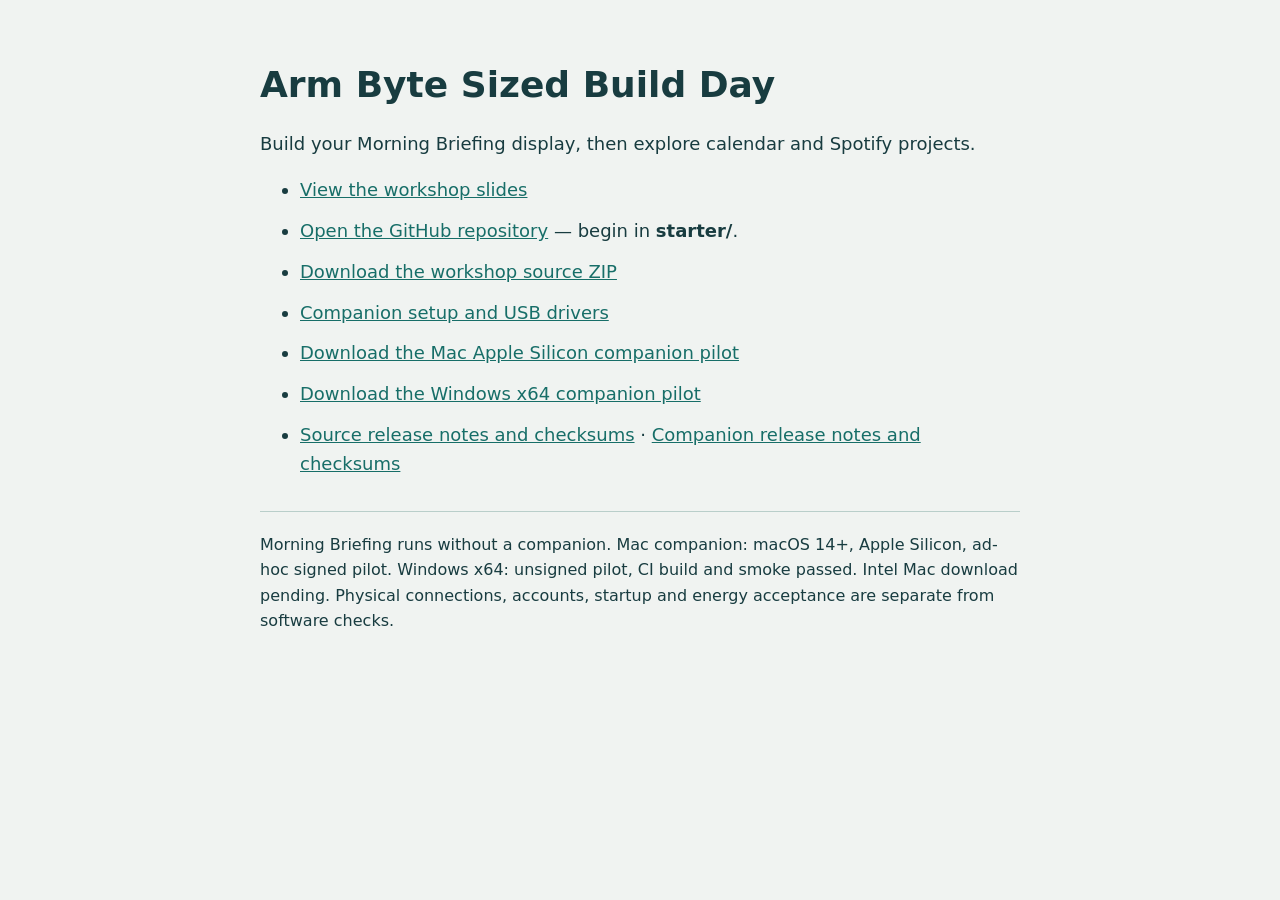
<file: docs/index.html>
<!doctype html><html lang="en"><head><meta charset="utf-8"><meta name="viewport" content="width=device-width,initial-scale=1"><title>Arm Byte Sized Build Day</title><style>body{max-width:760px;margin:64px auto;padding:0 24px;font:18px/1.6 system-ui;color:#183c40;background:#f0f3f1}h1{line-height:1.15}a{color:#176e68}li{margin:12px 0}.status{border-top:1px solid #b9ceca;margin-top:32px;padding-top:20px;font-size:16px}</style></head><body><main><h1>Arm Byte Sized Build Day</h1><p>Build your Morning Briefing display, then explore calendar and Spotify projects.</p><ul><li><a href="slides/CROWPANEL-INTRO.html">View the workshop slides</a></li><li><a href="https://github.com/nchatlani1/arm-byte-sized-build-day">Open the GitHub repository</a> — begin in <strong>starter/</strong>.</li><li><a href="https://github.com/nchatlani1/arm-byte-sized-build-day/releases/download/workshop-v0.1.1/CrowPanel-Workshop-Source.zip">Download the workshop source ZIP</a></li><li><a href="slides/CROWPANEL-COMPANION-SETUP.html">Companion setup and USB drivers</a></li><li><a href="https://github.com/nchatlani1/arm-byte-sized-build-day/releases/download/workshop-v0.1.0/CrowPanel-Companion-macOS-arm64-0.3.2.zip">Download the Mac Apple Silicon companion pilot</a></li><li><a href="https://github.com/nchatlani1/arm-byte-sized-build-day/releases/download/workshop-v0.1.0/CrowPanel-Companion-Windows-x64-0.3.2.zip">Download the Windows x64 companion pilot</a></li><li><a href="https://github.com/nchatlani1/arm-byte-sized-build-day/releases/tag/workshop-v0.1.1">Source release notes and checksums</a> · <a href="https://github.com/nchatlani1/arm-byte-sized-build-day/releases/tag/workshop-v0.1.0">Companion release notes and checksums</a></li></ul><p class="status">Morning Briefing runs without a companion. Mac companion: macOS 14+, Apple Silicon, ad-hoc signed pilot. Windows x64: unsigned pilot, CI build and smoke passed. Intel Mac download pending. Physical connections, accounts, startup and energy acceptance are separate from software checks.</p></main></body></html>
</file>
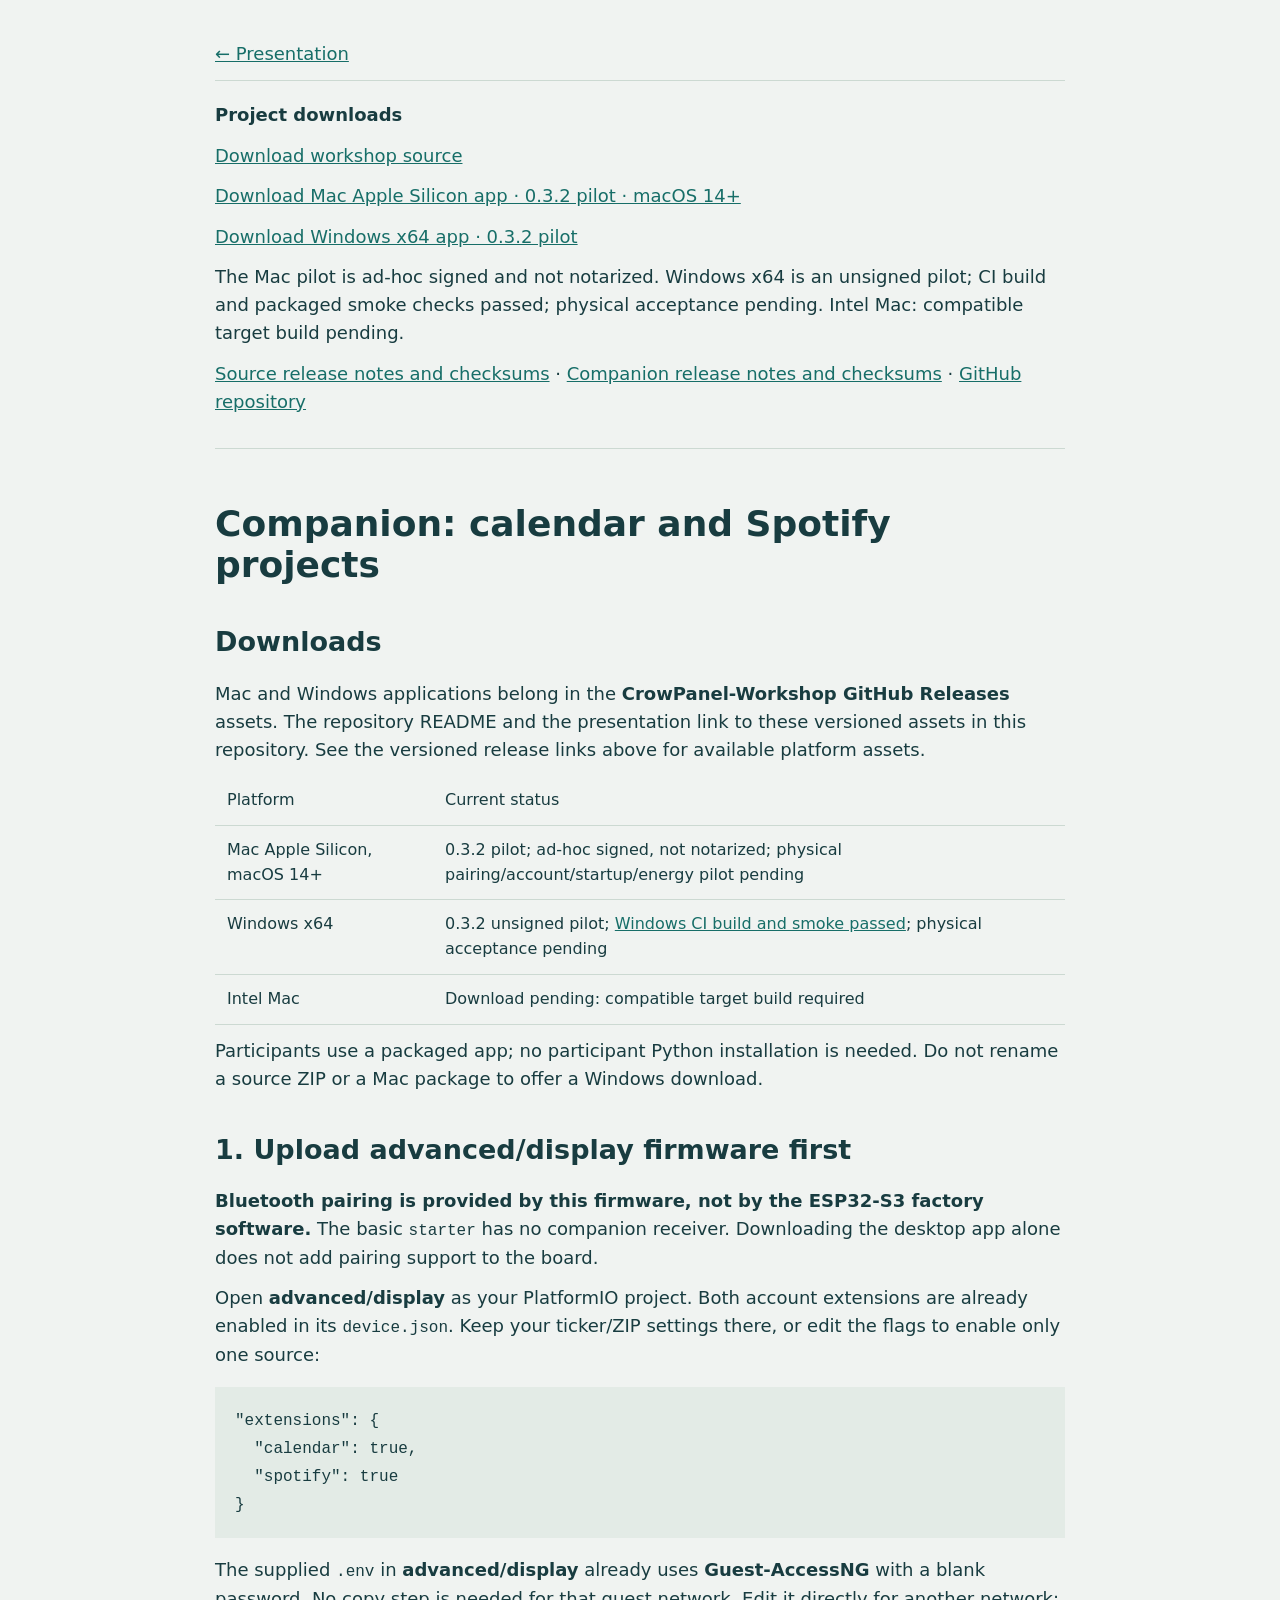
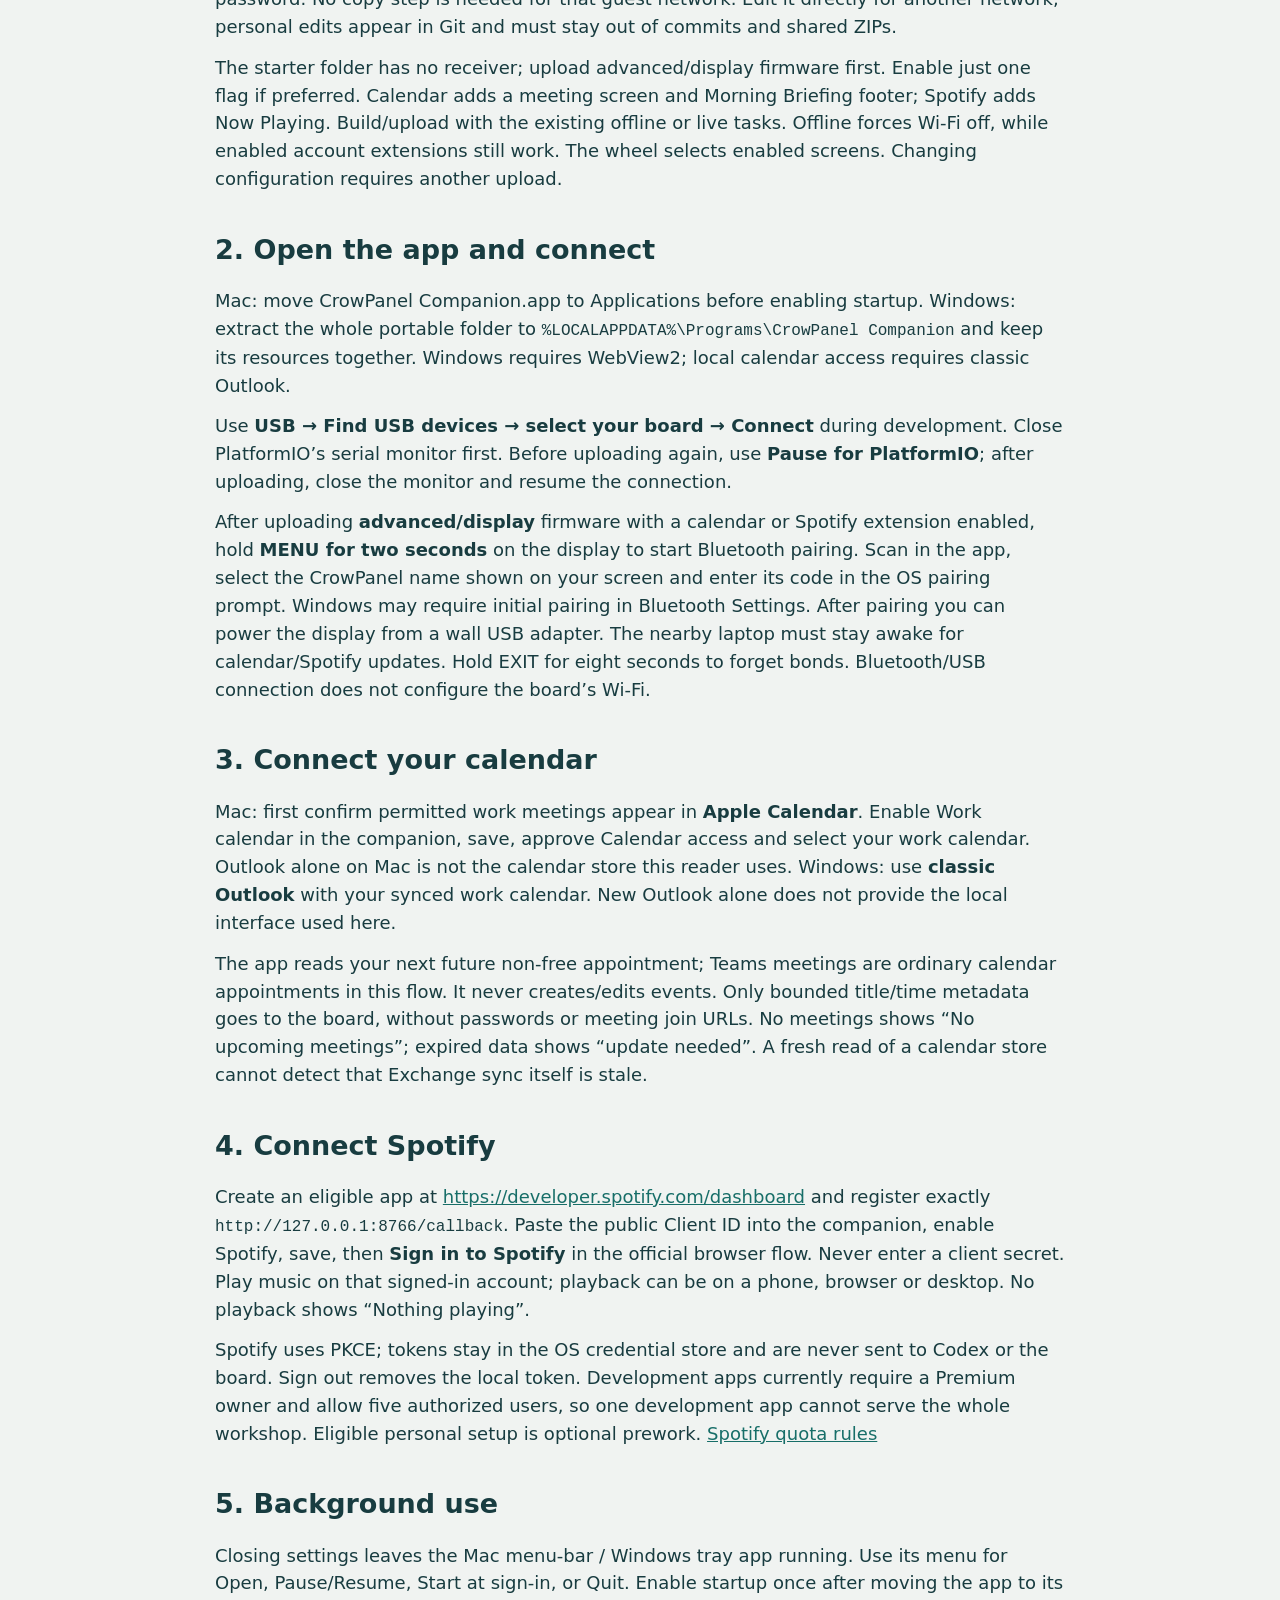
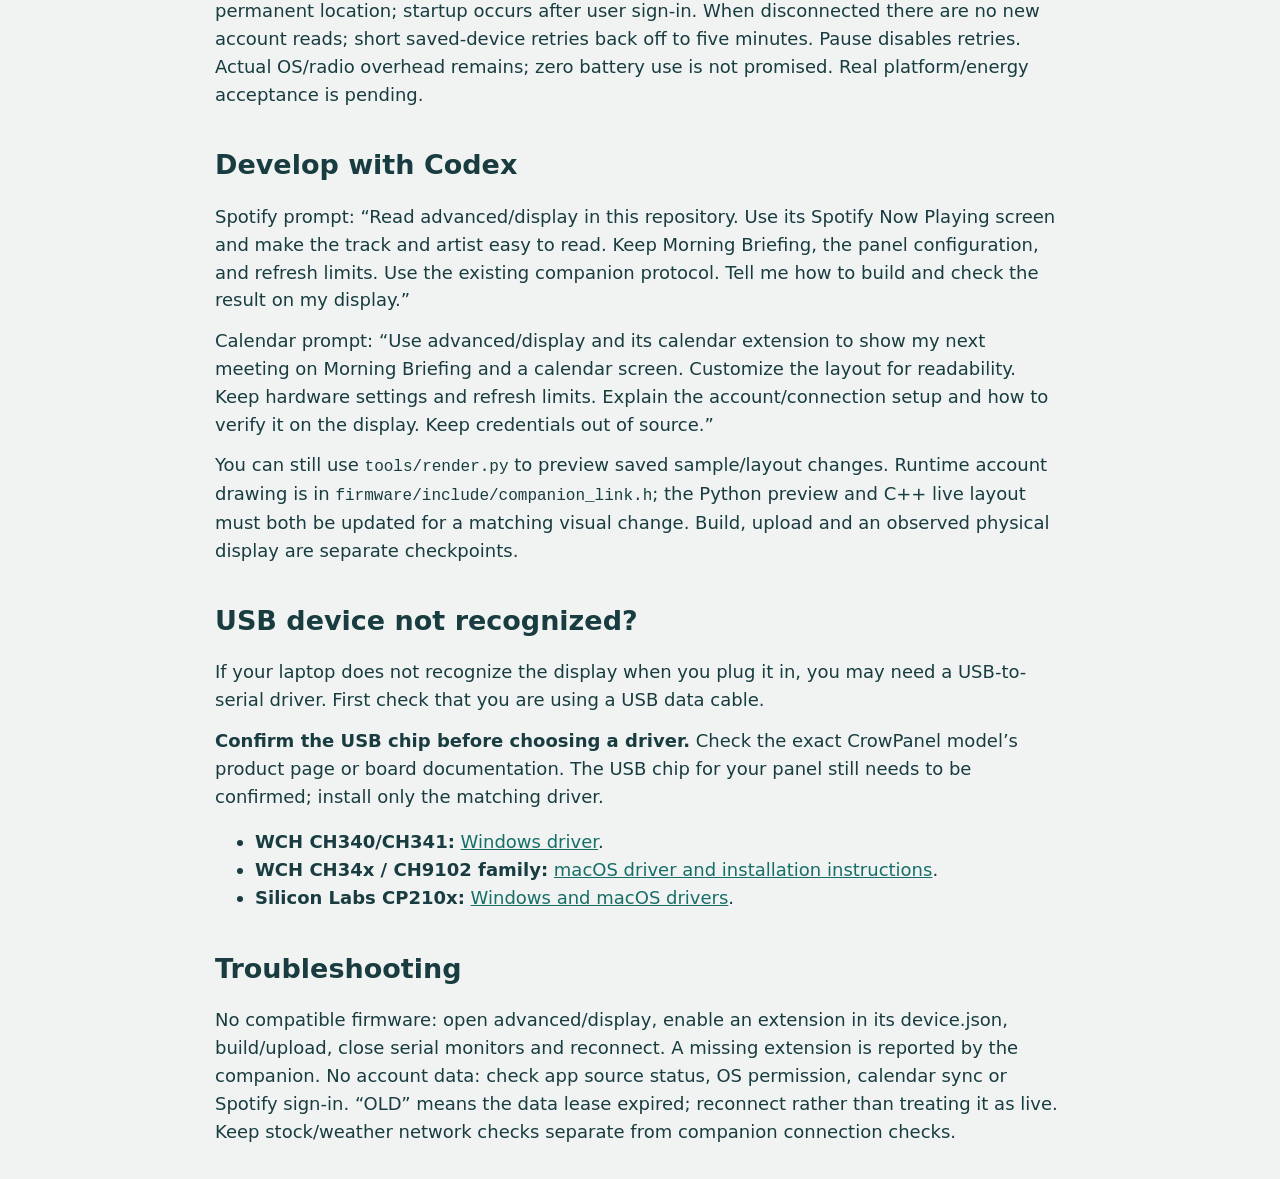
<file: docs/slides/CROWPANEL-COMPANION-SETUP.html>
<!doctype html><html lang="en"><meta charset="utf-8"><meta name="viewport" content="width=device-width,initial-scale=1"><title>Desk Buddy Companion App setup</title><style>body{max-width:850px;margin:40px auto;padding:0 24px;font:18px/1.55 system-ui;color:#183c40;background:#f0f3f1}h1,h2{line-height:1.15;margin-top:1.5em}a{color:#176e68}pre{overflow:auto;background:#e3ebe6;padding:20px}p{margin:.7em 0}td{padding:12px;border-bottom:1px solid #ccd9d2;vertical-align:top}table{border-collapse:collapse;font-size:16px}code{font-size:16px}.downloads{padding:20px 0;border-block:1px solid #ccd9d2}</style><main><p><a href="https://nchatlani1.github.io/arm-byte-sized-build-day/slides/CROWPANEL-INTRO.html#slide-8.1">← Presentation</a></p><div class="downloads" id="downloads"><strong>Project downloads</strong><p><a href="https://github.com/nchatlani1/arm-byte-sized-build-day/releases/download/workshop-v0.1.1/CrowPanel-Workshop-Source.zip">Download workshop source</a></p><p><a href="https://github.com/nchatlani1/arm-byte-sized-build-day/releases/download/workshop-v0.1.0/CrowPanel-Companion-macOS-arm64-0.3.2.zip">Download Mac Apple Silicon app · 0.3.2 pilot · macOS 14+</a></p><p><a href="https://github.com/nchatlani1/arm-byte-sized-build-day/releases/download/workshop-v0.1.0/CrowPanel-Companion-Windows-x64-0.3.2.zip">Download Windows x64 app · 0.3.2 pilot</a></p><p>The Mac pilot is ad-hoc signed and not notarized. Windows x64 is an unsigned pilot; CI build and packaged smoke checks passed; physical acceptance pending. Intel Mac: compatible target build pending.</p><p><a href="https://github.com/nchatlani1/arm-byte-sized-build-day/releases/tag/workshop-v0.1.1">Source release notes and checksums</a> · <a href="https://github.com/nchatlani1/arm-byte-sized-build-day/releases/tag/workshop-v0.1.0">Companion release notes and checksums</a> · <a href="https://github.com/nchatlani1/arm-byte-sized-build-day">GitHub repository</a></p></div><h1>Companion: calendar and Spotify projects</h1><h2>Downloads</h2><p>Mac and Windows applications belong in the <strong>CrowPanel-Workshop GitHub Releases</strong> assets. The repository README and the presentation link to these versioned assets in this repository. See the versioned release links above for available platform assets.</p><table><tr><td>Platform</td><td>Current status</td></tr><tr><td>Mac Apple Silicon, macOS 14+</td><td>0.3.2 pilot; ad-hoc signed, not notarized; physical pairing/account/startup/energy pilot pending</td></tr><tr><td>Windows x64</td><td>0.3.2 unsigned pilot; <a href="https://github.com/nchatlani1/arm-byte-sized-build-day/actions/runs/41778484952">Windows CI build and smoke passed</a>; physical acceptance pending</td></tr><tr><td>Intel Mac</td><td>Download pending: compatible target build required</td></tr></table><p>Participants use a packaged app; no participant Python installation is needed. Do not rename a source ZIP or a Mac package to offer a Windows download.</p><h2>1. Upload advanced/display firmware first</h2><p><strong>Bluetooth pairing is provided by this firmware, not by the ESP32-S3 factory software.</strong> The basic <code>starter</code> has no companion receiver. Downloading the desktop app alone does not add pairing support to the board.</p><p>Open <strong>advanced/display</strong> as your PlatformIO project. Both account extensions are already enabled in its <code>device.json</code>. Keep your ticker/ZIP settings there, or edit the flags to enable only one source:</p><pre><code>&quot;extensions&quot;: {
  &quot;calendar&quot;: true,
  &quot;spotify&quot;: true
}</code></pre><p>The supplied <code>.env</code> in <strong>advanced/display</strong> already uses <strong>Guest-AccessNG</strong> with a blank password. No copy step is needed for that guest network. Edit it directly for another network; personal edits appear in Git and must stay out of commits and shared ZIPs.</p><p>The starter folder has no receiver; upload advanced/display firmware first. Enable just one flag if preferred. Calendar adds a meeting screen and Morning Briefing footer; Spotify adds Now Playing. Build/upload with the existing offline or live tasks. Offline forces Wi-Fi off, while enabled account extensions still work. The wheel selects enabled screens. Changing configuration requires another upload.</p><h2>2. Open the app and connect</h2><p>Mac: move CrowPanel Companion.app to Applications before enabling startup. Windows: extract the whole portable folder to <code>%LOCALAPPDATA%\Programs\CrowPanel Companion</code> and keep its resources together. Windows requires WebView2; local calendar access requires classic Outlook.</p><p>Use <strong>USB → Find USB devices → select your board → Connect</strong> during development. Close PlatformIO’s serial monitor first. Before uploading again, use <strong>Pause for PlatformIO</strong>; after uploading, close the monitor and resume the connection.</p><p>After uploading <strong>advanced/display</strong> firmware with a calendar or Spotify extension enabled, hold <strong>MENU for two seconds</strong> on the display to start Bluetooth pairing. Scan in the app, select the CrowPanel name shown on your screen and enter its code in the OS pairing prompt. Windows may require initial pairing in Bluetooth Settings. After pairing you can power the display from a wall USB adapter. The nearby laptop must stay awake for calendar/Spotify updates. Hold EXIT for eight seconds to forget bonds. Bluetooth/USB connection does not configure the board’s Wi-Fi.</p><h2>3. Connect your calendar</h2><p>Mac: first confirm permitted work meetings appear in <strong>Apple Calendar</strong>. Enable Work calendar in the companion, save, approve Calendar access and select your work calendar. Outlook alone on Mac is not the calendar store this reader uses. Windows: use <strong>classic Outlook</strong> with your synced work calendar. New Outlook alone does not provide the local interface used here.</p><p>The app reads your next future non-free appointment; Teams meetings are ordinary calendar appointments in this flow. It never creates/edits events. Only bounded title/time metadata goes to the board, without passwords or meeting join URLs. No meetings shows “No upcoming meetings”; expired data shows “update needed”. A fresh read of a calendar store cannot detect that Exchange sync itself is stale.</p><h2>4. Connect Spotify</h2><p>Create an eligible app at <a href="https://developer.spotify.com/dashboard">https://developer.spotify.com/dashboard</a> and register exactly <code>http://127.0.0.1:8766/callback</code>. Paste the public Client ID into the companion, enable Spotify, save, then <strong>Sign in to Spotify</strong> in the official browser flow. Never enter a client secret. Play music on that signed-in account; playback can be on a phone, browser or desktop. No playback shows “Nothing playing”.</p><p>Spotify uses PKCE; tokens stay in the OS credential store and are never sent to Codex or the board. Sign out removes the local token. Development apps currently require a Premium owner and allow five authorized users, so one development app cannot serve the whole workshop. Eligible personal setup is optional prework. <a href="https://developer.spotify.com/documentation/web-api/concepts/quota-modes">Spotify quota rules</a></p><h2>5. Background use</h2><p>Closing settings leaves the Mac menu-bar / Windows tray app running. Use its menu for Open, Pause/Resume, Start at sign-in, or Quit. Enable startup once after moving the app to its permanent location; startup occurs after user sign-in. When disconnected there are no new account reads; short saved-device retries back off to five minutes. Pause disables retries. Actual OS/radio overhead remains; zero battery use is not promised. Real platform/energy acceptance is pending.</p><h2>Develop with Codex</h2><p>Spotify prompt: “Read advanced/display in this repository. Use its Spotify Now Playing screen and make the track and artist easy to read. Keep Morning Briefing, the panel configuration, and refresh limits. Use the existing companion protocol. Tell me how to build and check the result on my display.”</p><p>Calendar prompt: “Use advanced/display and its calendar extension to show my next meeting on Morning Briefing and a calendar screen. Customize the layout for readability. Keep hardware settings and refresh limits. Explain the account/connection setup and how to verify it on the display. Keep credentials out of source.”</p><p>You can still use <code>tools/render.py</code> to preview saved sample/layout changes. Runtime account drawing is in <code>firmware/include/companion_link.h</code>; the Python preview and C++ live layout must both be updated for a matching visual change. Build, upload and an observed physical display are separate checkpoints.</p><h2 id="usb-drivers">USB device not recognized?</h2><p>If your laptop does not recognize the display when you plug it in, you may need a USB-to-serial driver. First check that you are using a USB data cable.</p><p><strong>Confirm the USB chip before choosing a driver.</strong> Check the exact CrowPanel model’s product page or board documentation. The USB chip for your panel still needs to be confirmed; install only the matching driver.</p><ul><li><strong>WCH CH340/CH341:</strong> <a href="https://www.wch.cn/downloads/CH341SER_EXE.html" target="_blank" rel="noopener">Windows driver</a>.</li><li><strong>WCH CH34x / CH9102 family:</strong> <a href="https://github.com/WCHSoftGroup/ch34xser_macos" target="_blank" rel="noopener">macOS driver and installation instructions</a>.</li><li><strong>Silicon Labs CP210x:</strong> <a href="https://www.silabs.com/software-and-tools/usb-to-uart-bridge-vcp-drivers" target="_blank" rel="noopener">Windows and macOS drivers</a>.</li></ul><h2>Troubleshooting</h2><p>No compatible firmware: open advanced/display, enable an extension in its device.json, build/upload, close serial monitors and reconnect. A missing extension is reported by the companion. No account data: check app source status, OS permission, calendar sync or Spotify sign-in. “OLD” means the data lease expired; reconnect rather than treating it as live. Keep stock/weather network checks separate from companion connection checks.</p></main></html>
</file>
